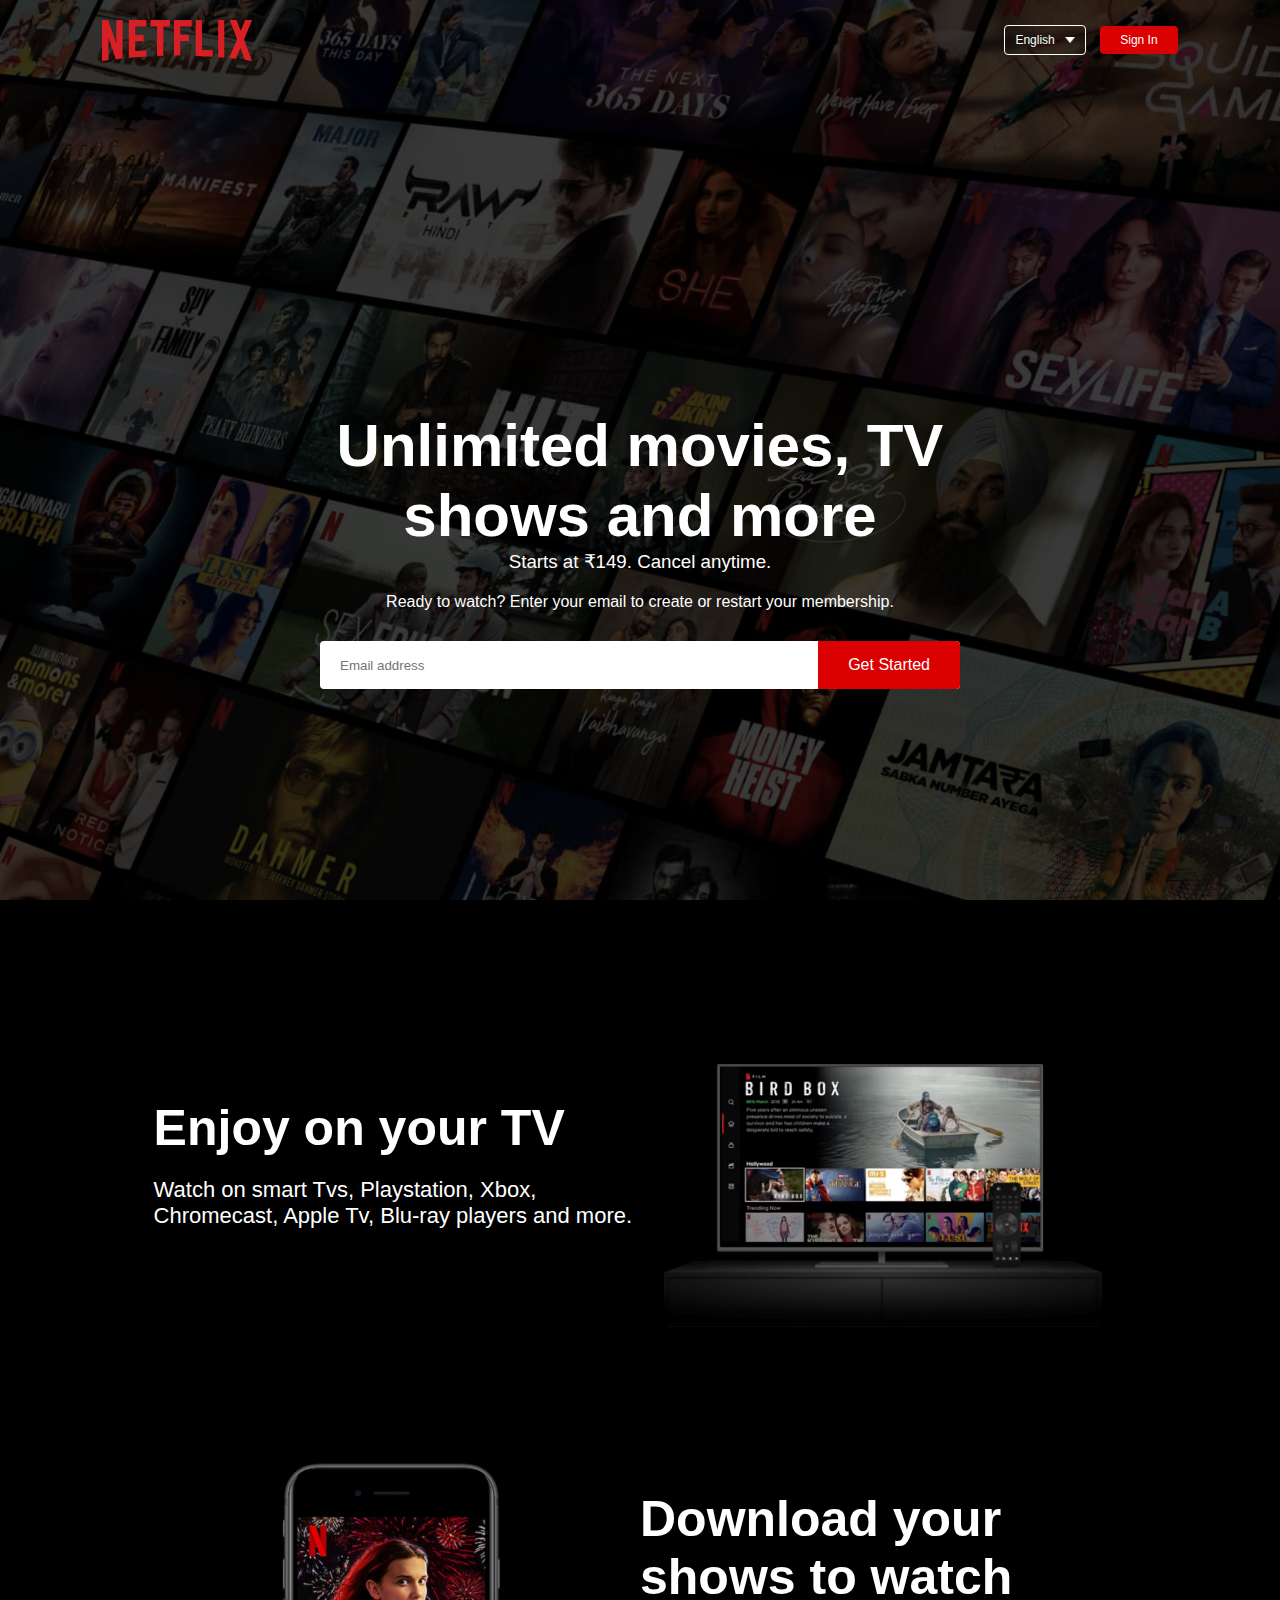
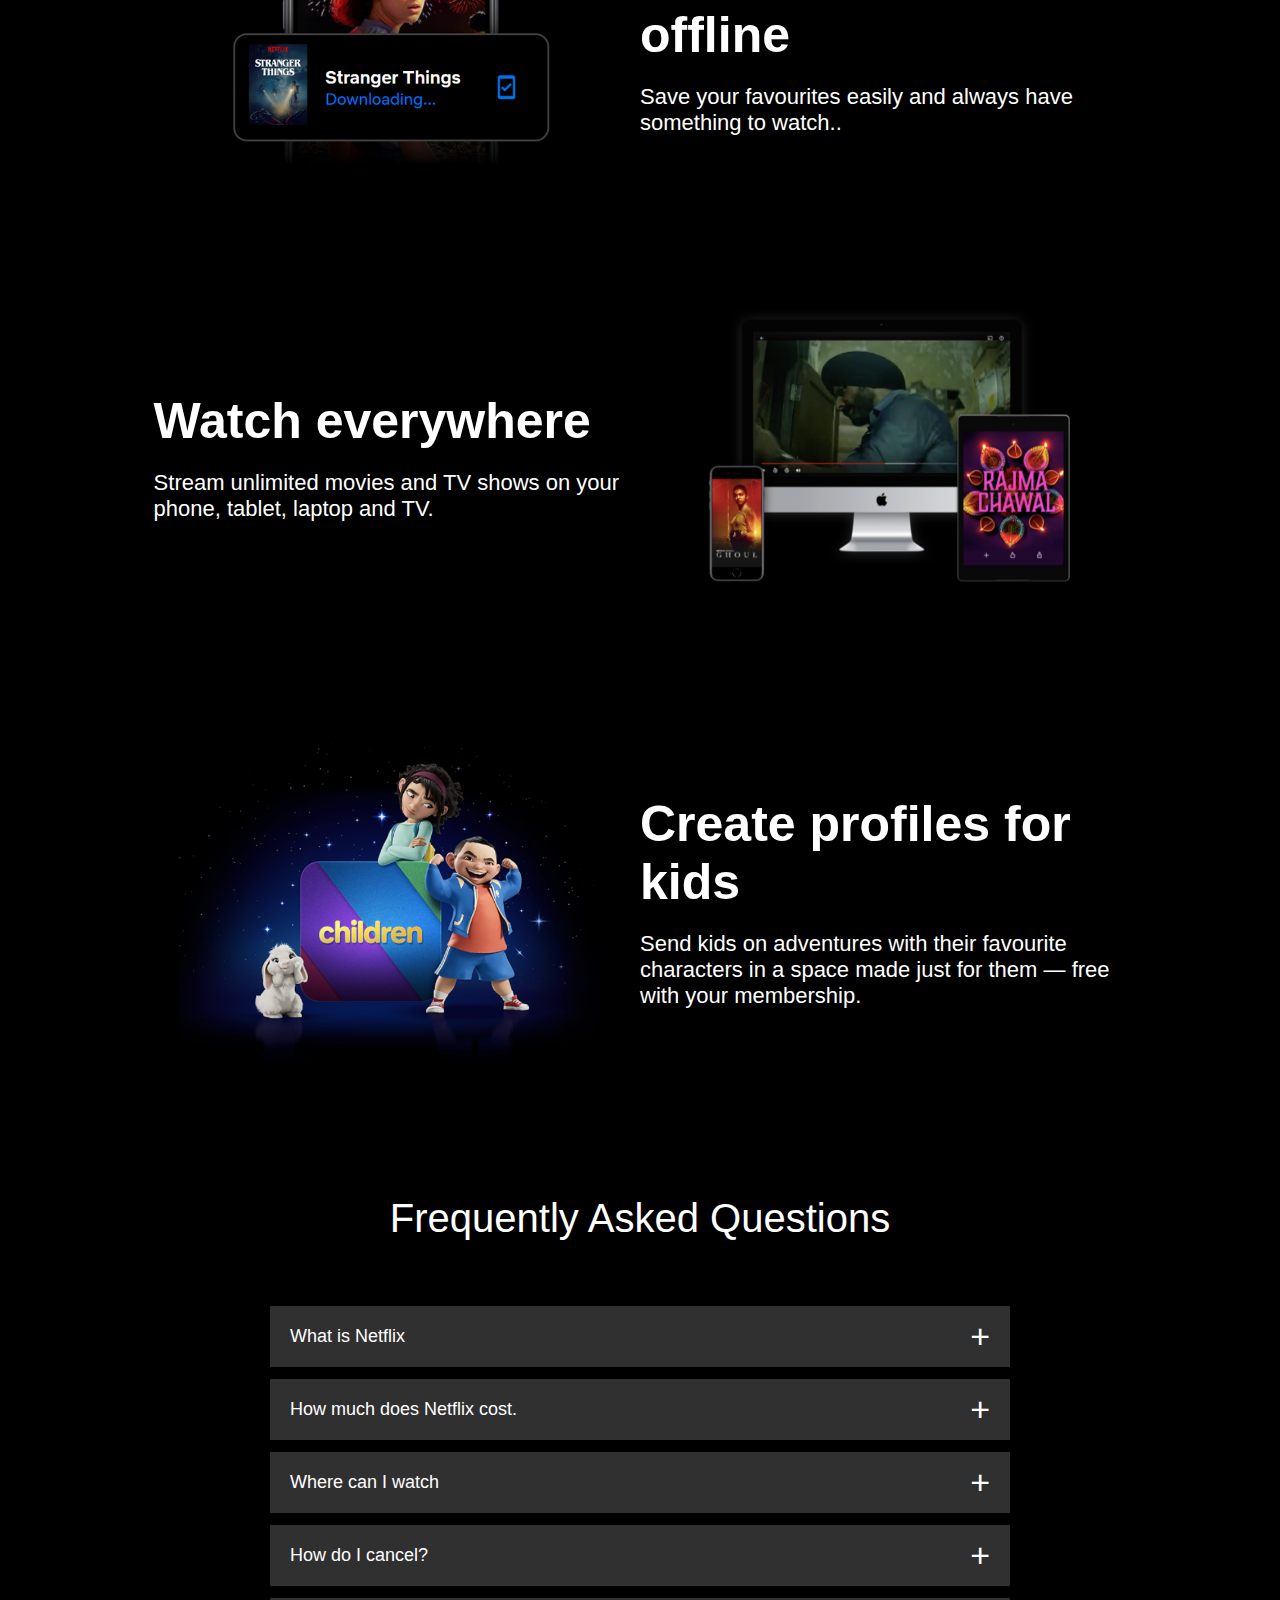
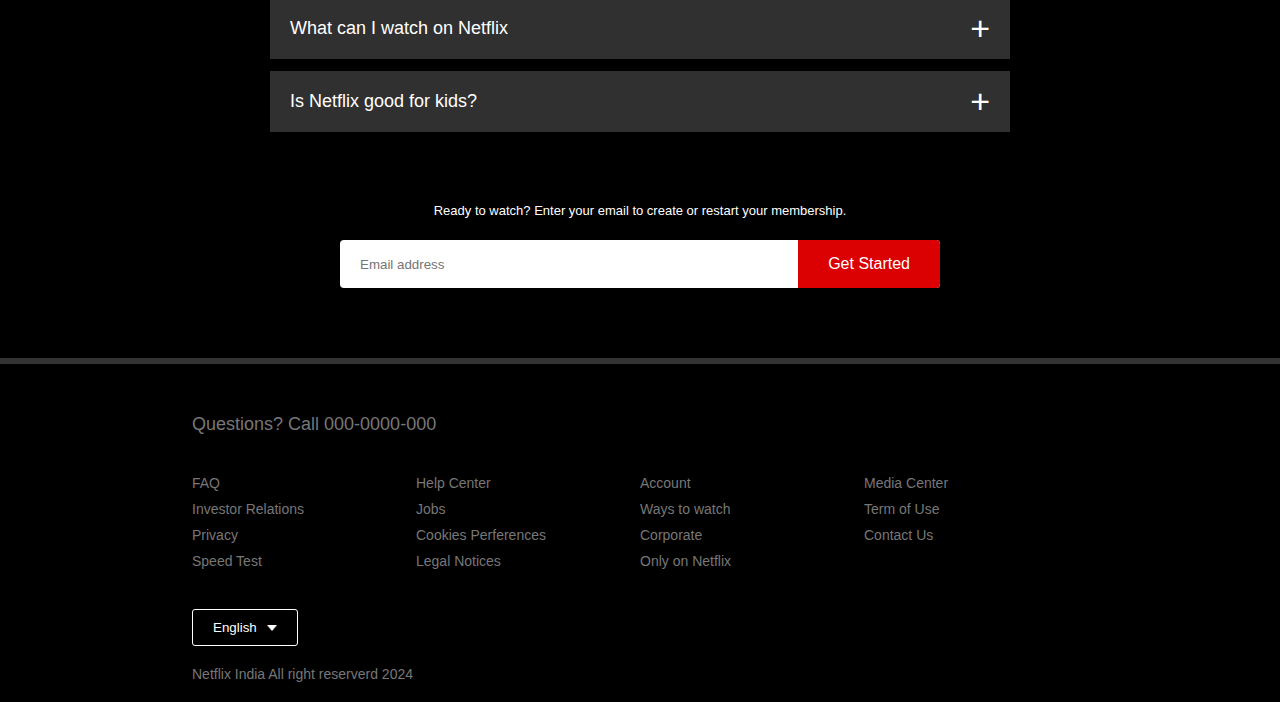
<file: NetflixClone/index.html>
<!DOCTYPE html>
<html lang="en">
<head>
    <meta charset="UTF-8">
    <meta name="viewport" content="width=\, initial-scale=1.0">
    <title>Netflix clone</title>
    <link rel="stylesheet" href="style.css">
</head>
<body>
    <div class="header">
        <nav>
            <img src="images/logo.png" class="logo" alt="logo">
            <div>
                <button class="language-btn">English <img src="images/down-icon.png" ></button>
                <button>Sign In</button>
            </div>
        </nav>
        <div class="header-content">
            <h1>Unlimited movies, TV shows and more</h1>
            <h3>Starts at ₹149. Cancel anytime.</h3>
            <p>Ready to watch? Enter your email to create or restart your membership.</p>
            <form class="email-signup">
                <input type="email" placeholder="Email address" required>
                <button type="submit">Get Started</button>
            </form>
        </div>
    </div>
    <div class="features">
        <!-- first row -->
        <div class="row">
            <div class="text-col">
                <h2>Enjoy on your TV</h2>
                <p>Watch on smart Tvs, Playstation, Xbox, Chromecast, Apple Tv, Blu-ray players and more.</p>
            </div>
            <div class="img-col">
                <img src="images/feature-1.png" alt="">
            </div>
        </div>
        <!-- secont row -->
        <div class="row">
            <div class="img-col">
                <img src="images/feature-2.png" alt="">
            </div>
            <div class="text-col">
                <h2>Download your shows to watch offline</h2>
                <p>Save your favourites easily and always have something to watch..</p>
            </div>
           
        </div>
        <!-- third row -->
        <div class="row">
            <div class="text-col">
                <h2>Watch everywhere</h2>
                <p>Stream unlimited movies and TV shows on your phone, tablet, laptop and TV.</p>
            </div>
            <div class="img-col">
                <img src="images/feature-3.png" alt="">
            </div>
        </div>
        <!-- four row -->
        <div class="row">
            <div class="img-col">
                <img src="images/feature-4.png" alt="">
            </div>
            <div class="text-col">
                <h2>Create profiles for kids</h2>
                <p>Send kids on adventures with their favourite characters in a space made just for them — free with your membership.</p>
            </div>
            
        </div>
    </div>
    

    <div class="faq">
        <h2>Frequently Asked Questions</h2>
        <ul class="accordion">
            <li>
                <input type="radio" name="accordion" id="first">
                <label for="first">What is Netflix</label>
                <div class="content">
                    <p>Lorem ipsum dolor sit amet consectetur adipisicing elit. Rem, laborum perspiciatis! Fugit repudiandae nisi saepe cupiditate aut fugiat iure praesentium! Expedita excepturi ratione obcaecati inventore fugiat autem veritatis maxime odio!</p>
                </div>
            </li>
            <li>
                <input type="radio" name="accordion" id="second">
                <label for="second">How much does Netflix cost.</label>
                <div class="content">
                    <p>Lorem ipsum dolor sit amet consectetur adipisicing elit. Rem, laborum perspiciatis! Fugit repudiandae nisi saepe cupiditate aut fugiat iure praesentium! Expedita excepturi ratione obcaecati inventore fugiat autem veritatis maxime odio!</p>
                </div>
            </li>
            <li>
                <input type="radio" name="accordion" id="third">
                <label for="third">Where can I watch</label>
                <div class="content">
                    <p>Lorem ipsum dolor sit amet consectetur adipisicing elit. Rem, laborum perspiciatis! Fugit repudiandae nisi saepe cupiditate aut fugiat iure praesentium! Expedita excepturi ratione obcaecati inventore fugiat autem veritatis maxime odio!</p>
                </div>
            </li>
            <li>
                <input type="radio" name="accordion" id="fourth">
                <label for="fourth">How do I cancel?</label>
                <div class="content">
                    <p>Lorem ipsum dolor sit amet consectetur adipisicing elit. Rem, laborum perspiciatis! Fugit repudiandae nisi saepe cupiditate aut fugiat iure praesentium! Expedita excepturi ratione obcaecati inventore fugiat autem veritatis maxime odio!</p>
                </div>
            </li>
            <li>
                <input type="radio" name="accordion" id="fifth">
                <label for="fifth">What can I watch on Netflix</label>
                <div class="content">
                    <p>Lorem ipsum dolor sit amet consectetur adipisicing elit. Rem, laborum perspiciatis! Fugit repudiandae nisi saepe cupiditate aut fugiat iure praesentium! Expedita excepturi ratione obcaecati inventore fugiat autem veritatis maxime odio!</p>
                </div>
            </li>
            <li>
                <input type="radio" name="accordion" id="sixth">
                <label for="sixth">Is Netflix good for kids?</label>
                <div class="content">
                    <p>Lorem ipsum dolor sit amet consectetur adipisicing elit. Rem, laborum perspiciatis! Fugit repudiandae nisi saepe cupiditate aut fugiat iure praesentium! Expedita excepturi ratione obcaecati inventore fugiat autem veritatis maxime odio!</p>
                </div>
            </li>
        </ul>
        <small>Ready to watch? Enter your email to create or restart your membership.</small>
        <form class="email-signup">
            <input type="email" placeholder="Email address" required>
            <button type="submit">Get Started</button>
        </form>
    </div>
    <div class="footer">
        <h2>Questions? Call 000-0000-000</h2>

        <div class="row">
            <div class="col">
                <a href="#">FAQ</a>
                <a href="#">Investor Relations</a>
                <a href="#">Privacy</a>
                <a href="#">Speed Test</a>
            </div>
            <div class="col">
                <a href="#">Help Center</a>
                <a href="#">Jobs</a>
                <a href="#">Cookies Perferences</a>
                <a href="#">Legal Notices</a>
            </div>
            <div class="col">
                <a href="#">Account</a>
                <a href="#">Ways to watch</a>
                <a href="#">Corporate</a>
                <a href="#">Only on Netflix</a>
            </div>
            <div class="col">
                <a href="#">Media Center</a>
                <a href="#">Term of Use</a>
                <a href="#">Contact Us</a>
                
            </div>
        </div>
        <button class="language-btn">English <img src="images/down-icon.png" ></button>
        <p class="copyright-txt">Netflix India All right reserverd 2024</p>
    </div>
</body>
</html>
</file>
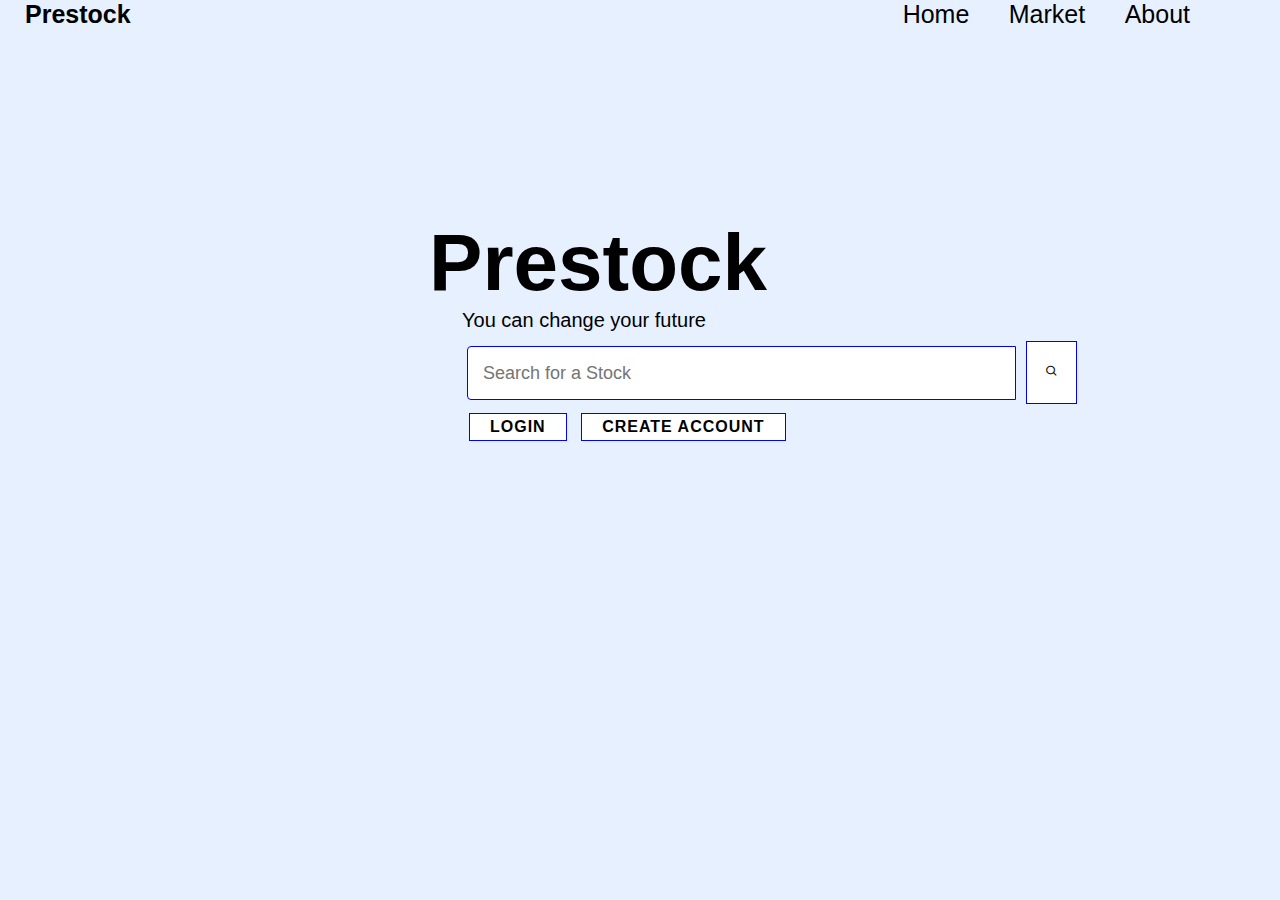
<file: Prestock/index.html>
<!DOCTYPE html>
<html lang="en">

<head>
    <meta charset="UTF-8">
    <meta name="viewport" content="width=device-width, initial-scale=1.0">
    <link rel="stylesheet" href="style.css">
    <link rel=”stylesheet” href=”https://cdnjs.cloudflare.com/ajax/libs/font-awesome/4.7.0/css/font-awesome.min.css”>
    <link href='https://unpkg.com/boxicons@2.1.4/css/boxicons.min.css' rel='stylesheet'>

    <title>Prestock</title>
</head>

<body>
    <header class="nav" id="nav">
        <a href="#" class="logo">Prestock</a>
        <div class="navbar">
            <a href="#home">Home</a>
            <a href="#market">Market</a>
            <a href="#about">About</a>
        </div>
    </header>
    <section class="home">
        <div class="search-box">
            <input type="text" placeholder="Search for a Stock">
            <button type="submit"><i class='bx bx-search' style='color:#0e0d0d'  ></i></button>
        </div>
        <div class="home-content">
            <h1>Prestock</h1>
            <p>You can change your future</p>
        </div>
        <div class="btn-b">
            <a href="#"> LOGIN</a>
        </div>
        <div class="btn-bb">
            <a href="#">CREATE ACCOUNT</a>
        </div>

    </section>
</body>

</html>
</file>
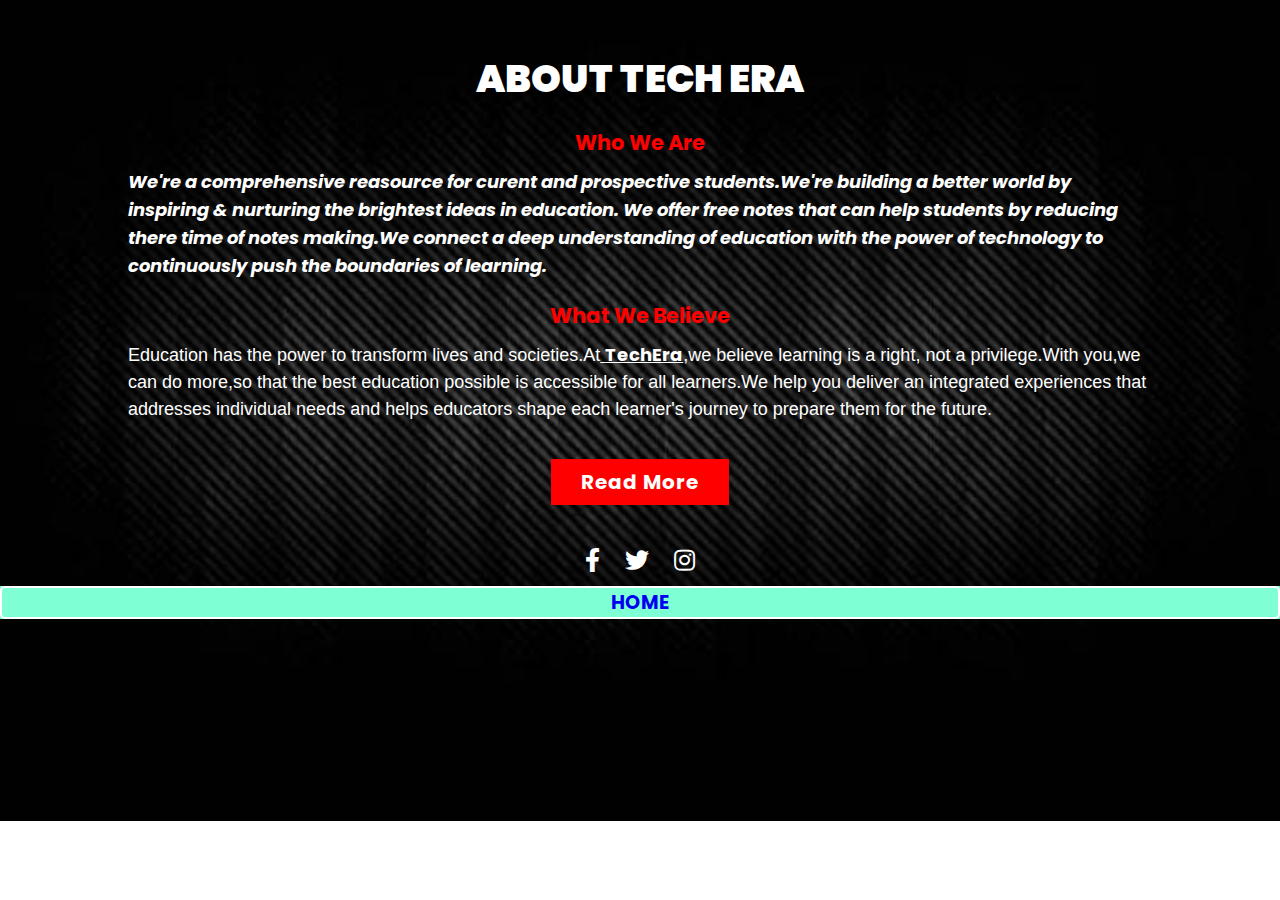
<file: Website/about.html>
<!DOCTYPE html>
<html lang="en">
    <head>
        <meta charset="utf-8">
        <title>ABOUT US </title>
        <meta name="viewport" content="width=device-width, initial-scale=1.0">
        <link rel="stylesheet" href="about.css" >
        <link rel="stylesheet" href="https://cdnjs.cloudflare.com/ajax/libs/font-awesome/5.13.0/css/all.min.css" >
      </head>
    <body text="white" background="images/black.jpeg" >
        <div class="Section">
            <div class="container">
             <div class="content-section">
                 <div class="title">
                     <h1 align="center"><B>ABOUT  TECH ERA</B></h1>
                </div>
                <div class="content"><h3 align="center" >Who We Are </h3>
                    <p> <b><i> We're a comprehensive reasource for curent and prospective students.We're building a better world by 
     inspiring & nurturing the brightest ideas in 
    education. We offer free  notes that can help students by reducing there time of notes making.We connect a deep 
understanding of education with the power of technology to continuously push the boundaries of learning.
</b></i></p><p><h3 align="center">What We Believe</h3></p>
<P>Education has the power to transform lives and societies.At<u> <b>TechEra</b></u>,we believe learning is a right, not a 
privilege.With you,we can do more,so that the best education possible is accessible for all learners.We help you deliver an
integrated experiences that addresses individual needs and helps educators shape each learner's journey to prepare them for the future.</p>
                     
                  <p> <h2>  <div align="center" class="button">
                         <a href="trial.html">Read More</a>
                   </h2> </p>
                     </div>
                 </div>
                 <div  class="social"></div>

<h2><br><div align="center">
                 <a href=""><i class="fab fa-facebook-f"></i></a>
                 <a href=""><i class="fab fa-twitter"></i></a>
                 <a href=""><i class="fab fa-instagram"></i></a>
                 
               </h2> </div>  
            </div>
          
            
            </div>
         </div>
        <section style="background-color: aquamarine;">
            <H1 style="text-align: center; font-size: larger; font-family: 'Franklin Gothic Medium', 'Arial Narrow', Arial, sans-serif; 
                        margin-top: 0.5rem; border: 2px solid black; border-radius: 5px; border-color: white;"> <a
                    href="index.html" style="text-decoration: none;"> HOME  </a> 
        </section>
    </body>
</html>
</file>
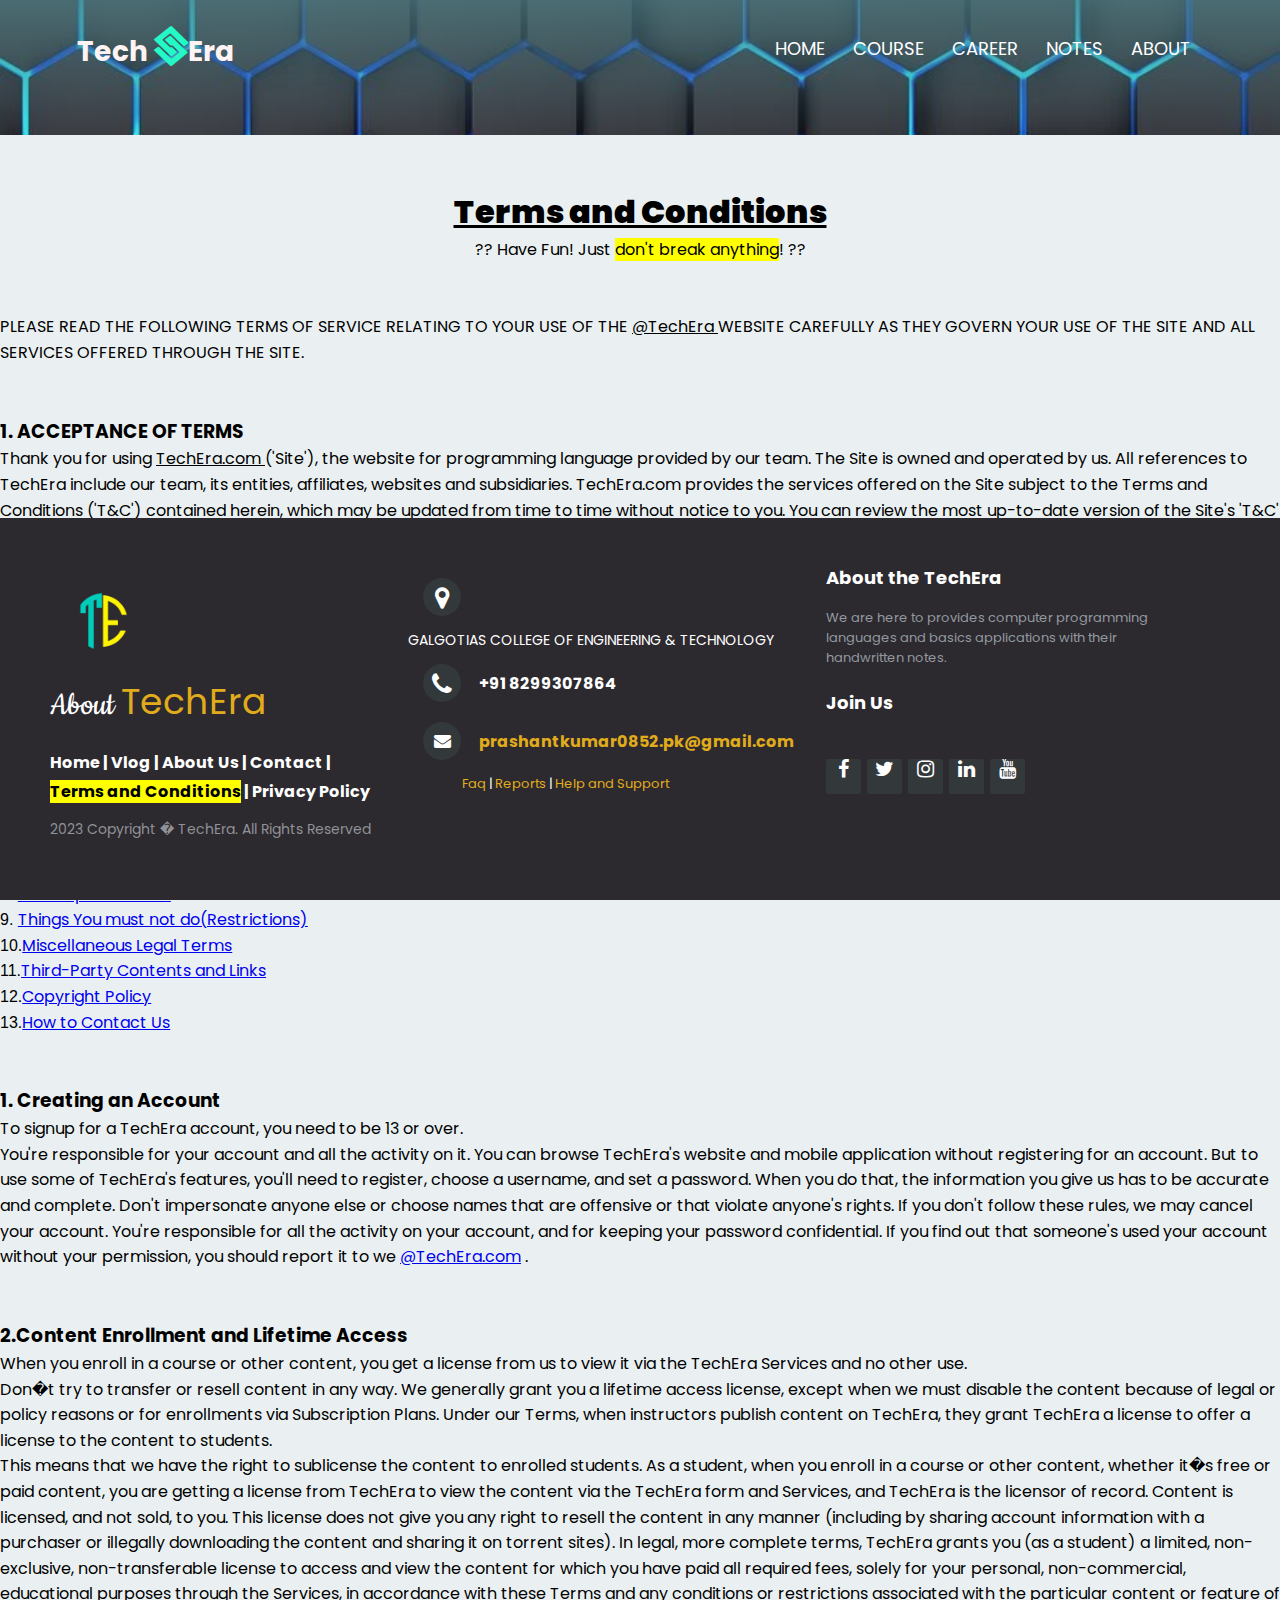
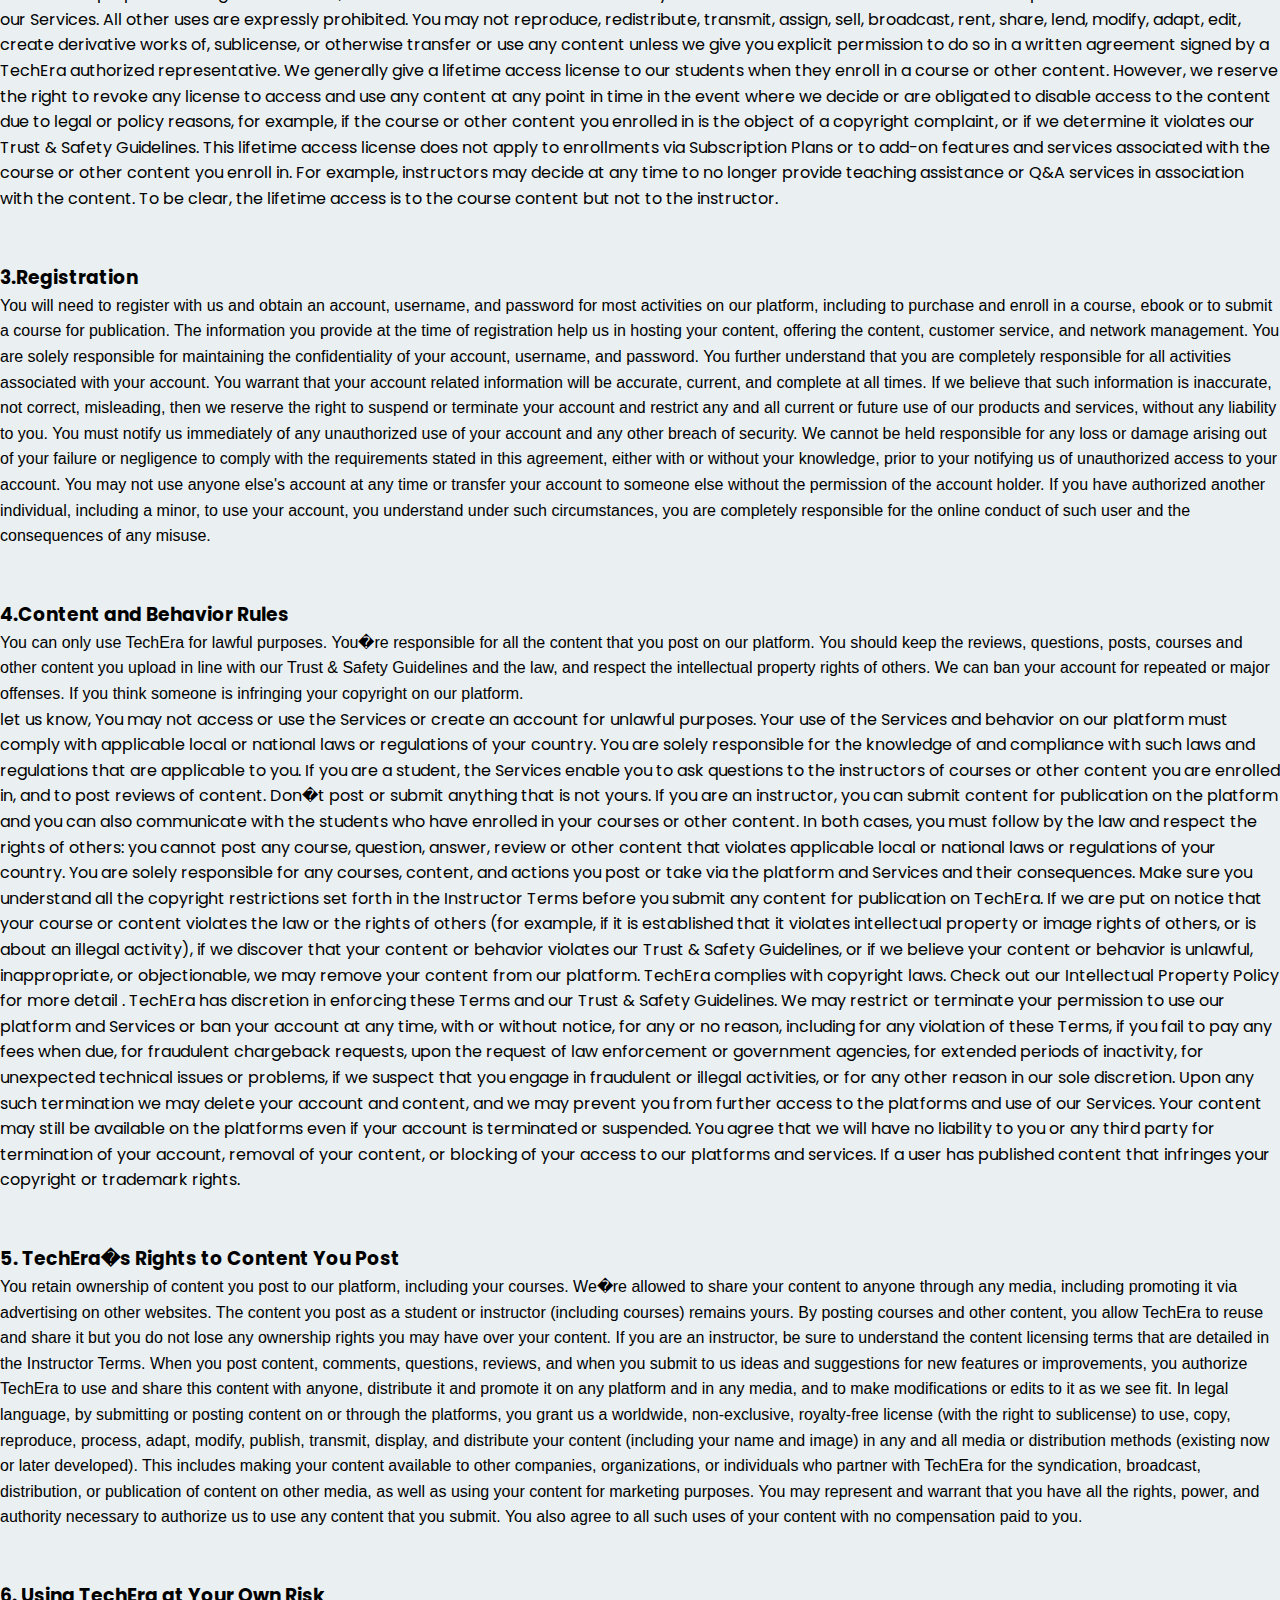
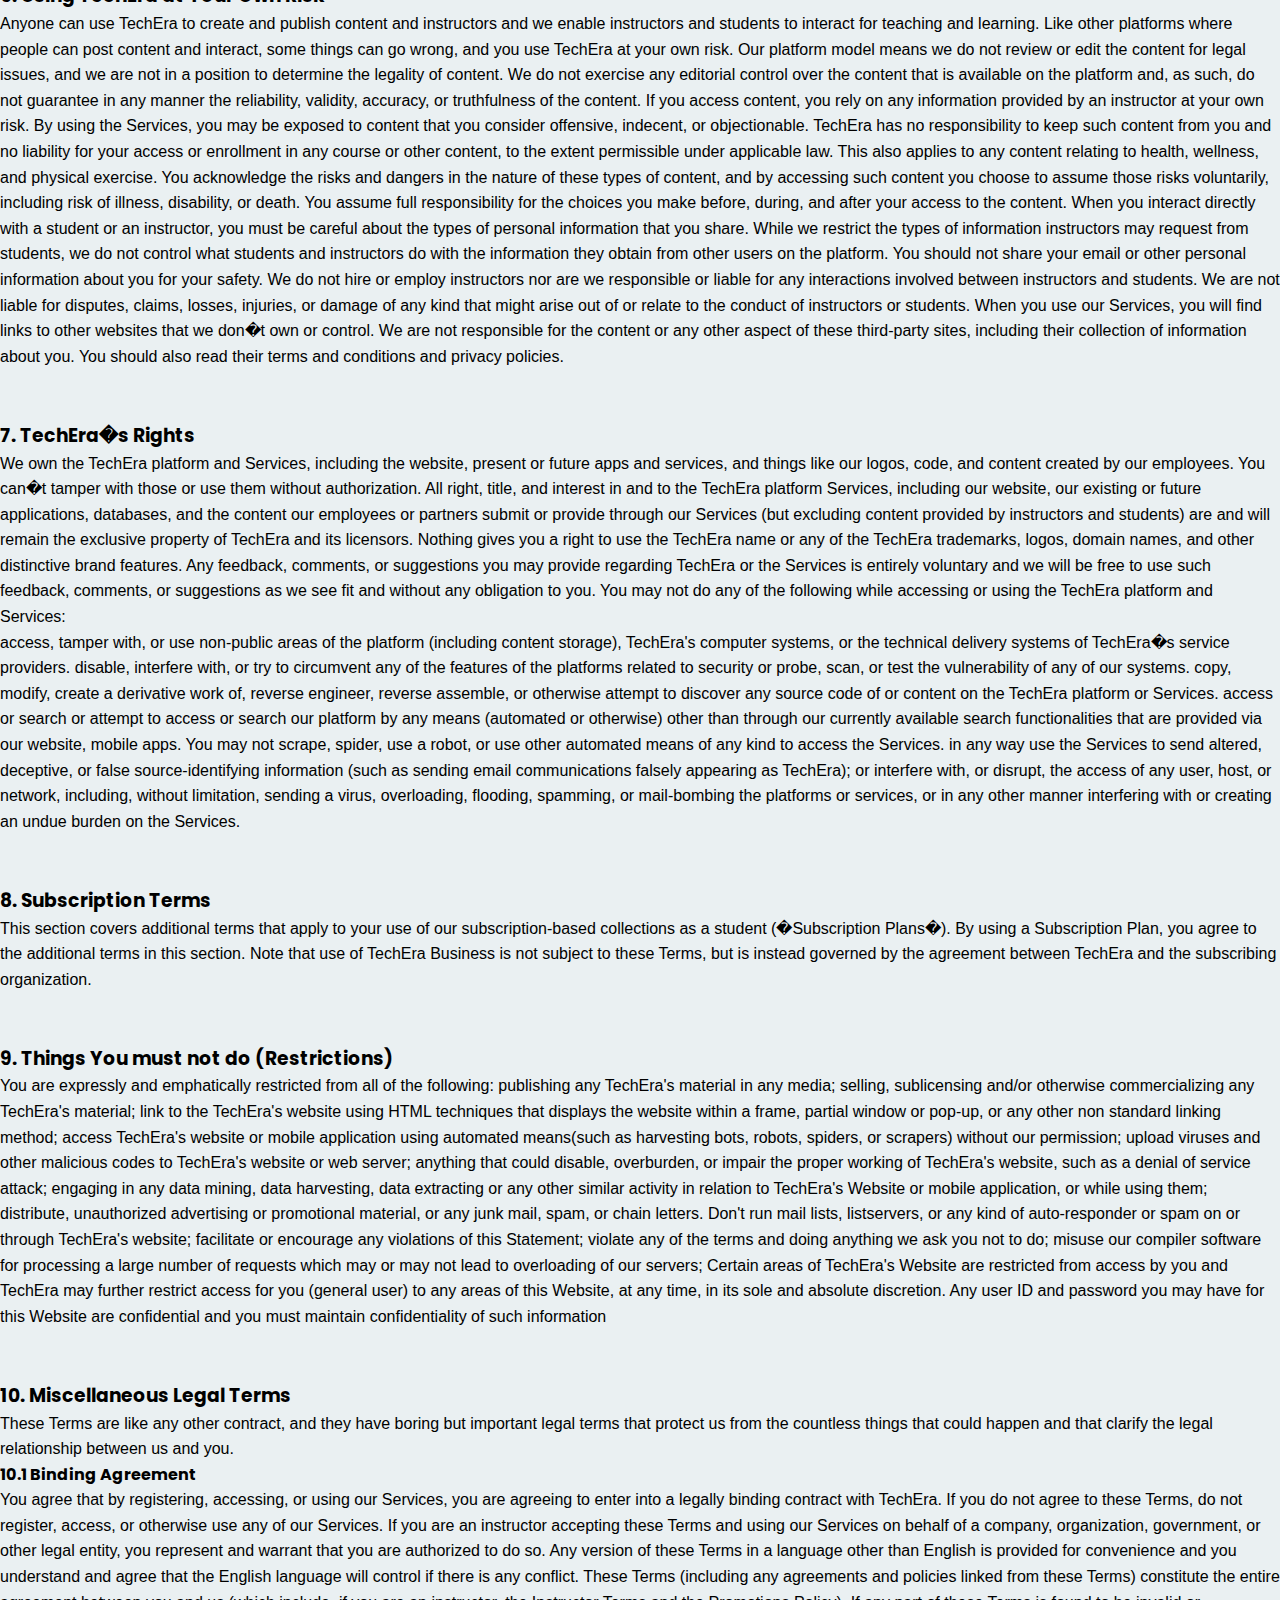
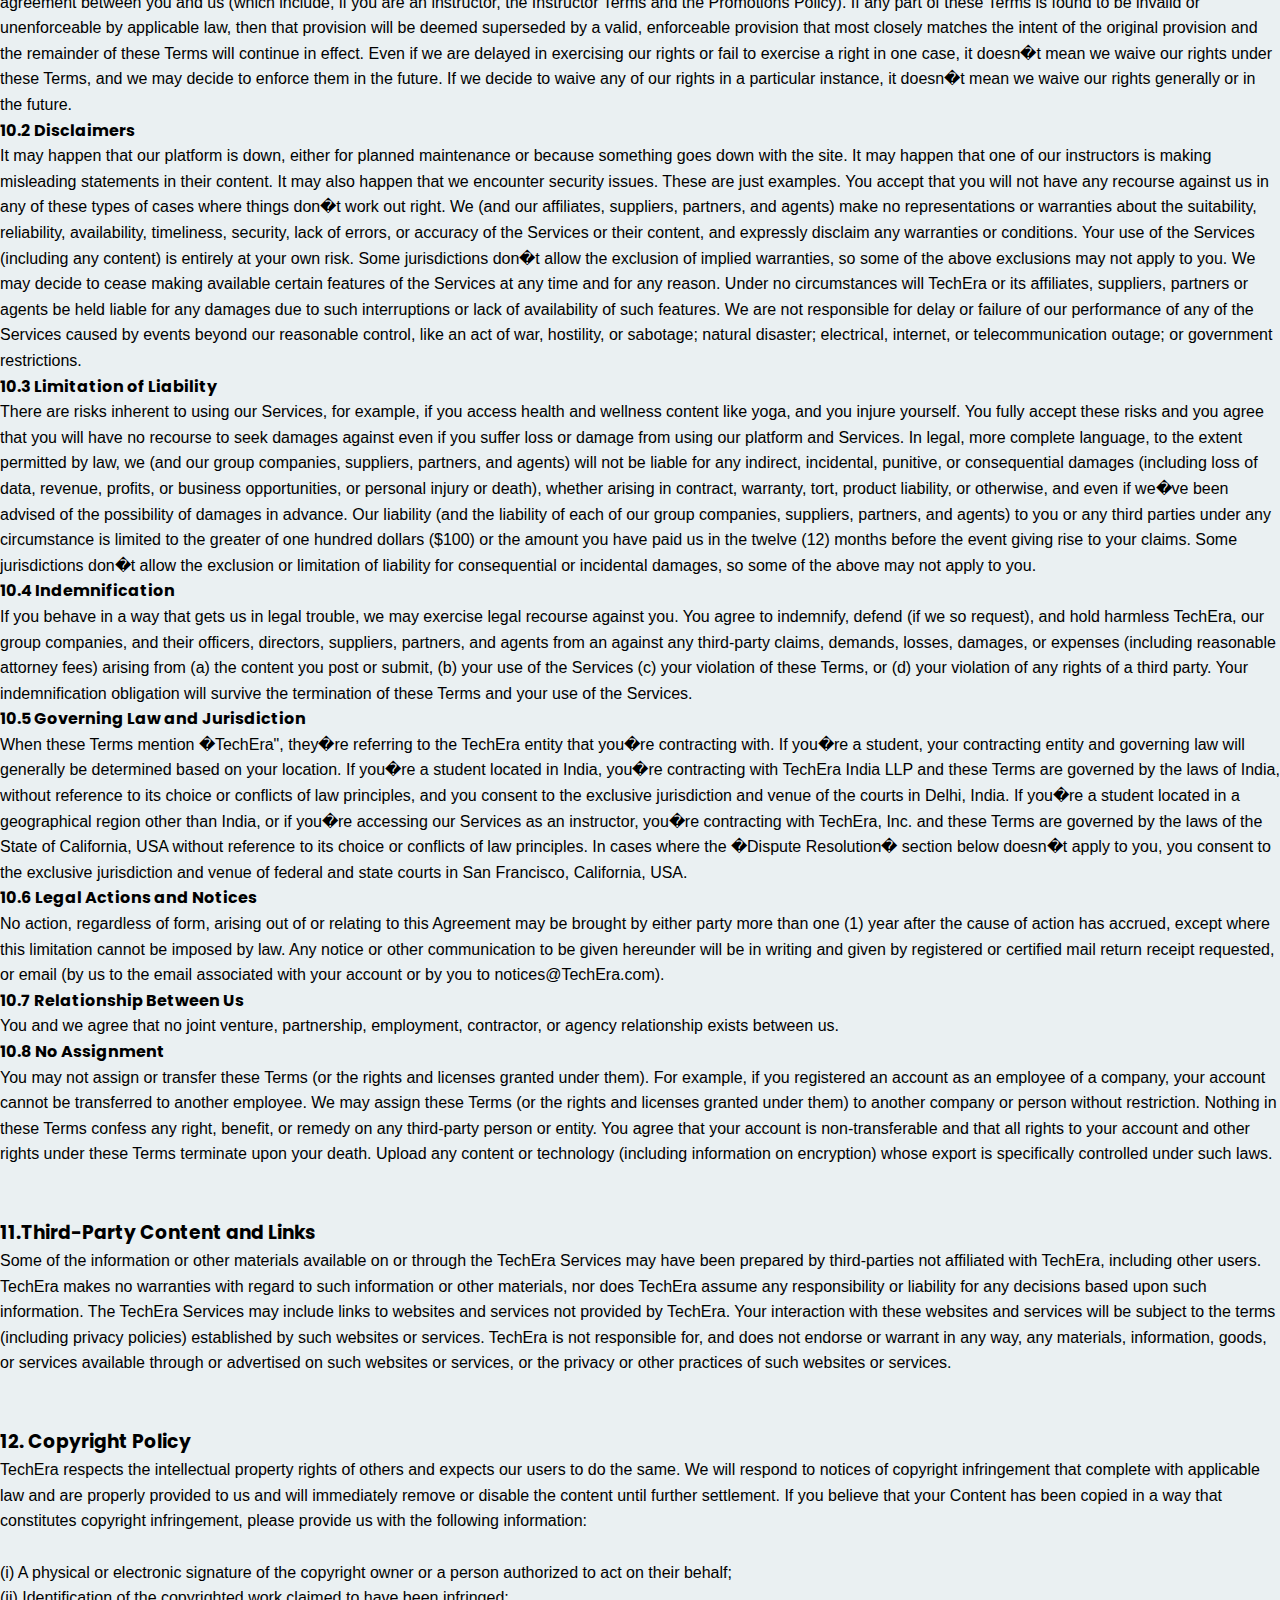
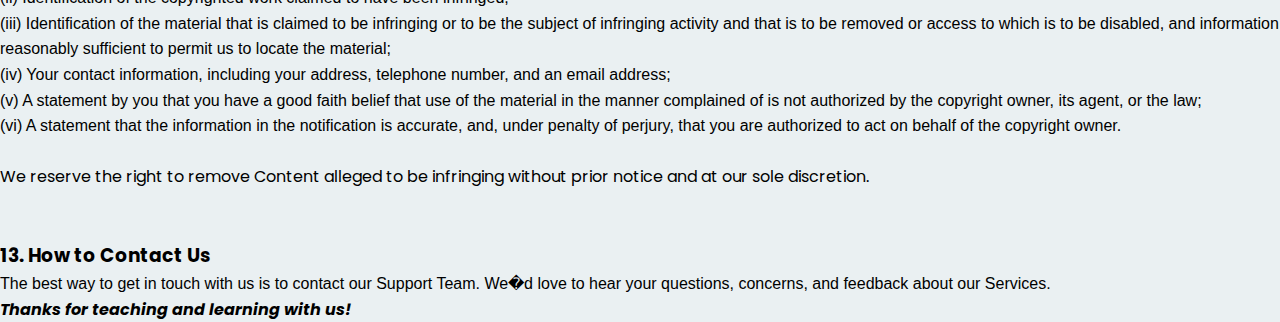
<file: Website/termandcondition.html>
<html>
<head>

    <meta charset="UTF-8">
    <meta http-equiv="X-UA-Compatible" content="IE=edge">
    <meta name="viewport" content="width=device-width, initial-scale=1.0">

	<meta name="viewport" content="width=device-width, initial-scale=1">
	<meta name="keywords" content="footer, address, phone, icons" />

<title>TECHERA</title>
<link rel="shortcut icon" href="images/logo.png" />
<meta name="description" content="Our Terms and Conditions are simple, user friendly and super easy to abide. Please do not violate these.">

<!--for header-->
<link rel="stylesheet" href="styletc1.css">
    <link rel="stylesheet" href="https://cdnjs.cloudflare.com/ajax/libs/font-awesome/5.15.3/css/all.min.css">
    <link rel="stylesheet"
        href="https://fonts.googleapis.com/css2?family=Poppins:wght@100;200;300;400;600;700&display=swap">
    <link rel="stylesheet" href="https://cdnjs.cloudflare.com/ajax/libs/font-awesome/5.15.2/css/all.min.css" />

<!--for fotter-->
<link rel="stylesheet" href="styletc.css">
	
<link rel="stylesheet" href="http://maxcdn.bootstrapcdn.com/font-awesome/4.2.0/css/font-awesome.min.css">

<link href="http://fonts.googleapis.com/css?family=Cookie" rel="stylesheet" type="text/css">

</head>
<body>

    <section class="header">
        <nav>
            <a href="index.html" class="logo">Tech
                <i class="fab fa-staylinked"></i>Era
            </a>
            <div class="nav-links" id="navLinks">
        
                <i class="fa fa-times" onclick="hideMenu()"></i>
                <ul>
                    <li><a href="index.html">Home</a></li>
                    <li><a href="courses.html">Course</a></li>
                    <li><a href="">Career</a></li>
                    <li><a href="notes.html">notes</a></li>
                    <li><a href="about.html">About</a></li>
                </ul>
            </div>
            <i class="fa fa-bars" onclick="showmenu()"></i>
        
        </nav>

    </section>
    

    <br>
    <br>
    <h1><strong><u><span><center>Terms and Conditions</center></span></u></strong></h1>
    <center><div class="fs-4 fw-light">	?? Have Fun! Just <mark>don't break anything</mark>!	??</div></center>

    <br>
    <br>

    
<p>PLEASE READ THE FOLLOWING TERMS OF SERVICE RELATING TO YOUR USE OF THE <u> @TechEra </u> WEBSITE CAREFULLY AS THEY GOVERN YOUR USE OF THE SITE AND ALL SERVICES OFFERED THROUGH THE SITE.</p>
<br>
<br>
<h3>1. ACCEPTANCE OF TERMS<br></h3>
<p>Thank you for using <u>TechEra.com </u> ('Site'), the website for programming language provided by our team. The Site is owned and operated by us. All references to TechEra include our team, its entities, affiliates, websites and subsidiaries. TechEra.com provides the services offered on the Site subject to the Terms and Conditions ('T&C') contained herein, which may be updated from time to time without notice to you. You can review the most up-to-date version of the Site's 'T&C' by visiting this page.</p>

<p>By using the Site, you agree and consent to be bound by these T&C and all disclaimers, rules and terms and conditions that appear elsewhere on or in connection with the Site. If at any time you become dissatisfied with the T&C, you agree that your sole and exclusive remedy is to discontinue using the Site and Services (as defined below).</p>
<br>
<br>
<b>Table of Contents<br></b>
1.  <a href="#section1">Creating an Accounts<br></a>
2.  <a href="#section2">Content Enrollment and Lifetime Access<br></a>
3.  <a href="#section3">Registration<br></a>
4.  <a href="#section4">Content and Behavior Rules<br></a>
5.  <a href="#section5">TechEra�s Rights to Content You Post<br></a>
6.  <a href="#section6">Using TechEra at Your Own Risk<br></a>
7.  <a href="#section7">TechEra�s Rights<br></a>
8.  <a href="#section8">Subscription Terms<br></a>
9.  <a href="#section9">Things You must not do(Restrictions)<br></a>
10.<a href="#section10">Miscellaneous Legal Terms<br></a>
11.<a href="#section11">Third-Party Contents and Links<br></a>
12.<a href="#section12">Copyright Policy<br></a>
13.<a href="#section13">How to Contact Us<br></a>
<br>
<br>
<h3  id="section1">1. Creating an Account<br></h3>
<p>To signup for a TechEra account, you need to be 13 or over.<br> You're responsible for your account and all the activity on it.

You can browse TechEra's website and mobile application without registering for an account. But to use some of TechEra's features, you'll need to register, choose a username, and set a password. When you do that, the information you give us has to be accurate and complete. Don't impersonate anyone else or choose names that are offensive or that violate anyone's rights. If you don't follow these rules, we may cancel your account.

You're responsible for all the activity on your account, and for keeping your password confidential. If you find out that someone's used your account without your permission, you should report it to we <a href="   "><u> @TechEra.com</u></a> .
<br>
<br>
<br>
<h3  id="section2">2.Content Enrollment and Lifetime Access<br></h3>
<p>When you enroll in a course or other content, you get a license from us to view it via the TechEra Services and no other use.<p> Don�t try to transfer or resell content in any way. We generally grant you a lifetime access license, except when we must disable the content because of legal or policy reasons or for enrollments via Subscription Plans.
Under our Terms, when instructors publish content on TechEra, they grant TechEra a license to offer a license to the content to students.<p> This means that we have the right to sublicense the content to enrolled students. As a student, when you enroll in a course or other content, whether it�s free or paid content, you are getting a license from TechEra to view the content via the TechEra form and Services, and TechEra is the licensor of record. Content is licensed, and not sold, to you. This license does not give you any right to resell the content in any manner (including by sharing account information with a purchaser or illegally downloading the content and sharing it on torrent sites).
In legal, more complete terms, TechEra grants you (as a student) a limited, non-exclusive, non-transferable license to access and view the content for which you have paid all required fees, solely for your personal, non-commercial, educational purposes through the Services, in accordance with these Terms and any conditions or restrictions associated with the particular content or feature of our Services. All other uses are expressly prohibited. You may not reproduce, redistribute, transmit, assign, sell, broadcast, rent, share, lend, modify, adapt, edit, create derivative works of, sublicense, or otherwise transfer or use any content unless we give you explicit permission to do so in a written agreement signed by a TechEra authorized representative.

We generally give a lifetime access license to our students when they enroll in a course or other content. However, we reserve the right to revoke any license to access and use any content at any point in time in the event where we decide or are obligated to disable access to the content due to legal or policy reasons, for example, if the course or other content you enrolled in is the object of a copyright complaint, or if we determine it violates our Trust & Safety Guidelines. This lifetime access license does not apply to enrollments via Subscription Plans or to add-on features and services associated with the course or other content you enroll in. For example, instructors may decide at any time to no longer provide teaching assistance or Q&A services in association with the content. To be clear, the lifetime access is to the course content but not to the instructor.
<br>
<br>
<br>
<h3  id="section3">3.Registration<br></h3>
You will need to register with us and obtain an account, username, and password for most activities on our platform, including to purchase and enroll in a course, ebook or to submit a course for publication. The information you provide at the time of registration help us in hosting your content, offering the content, customer service, and network management. You are solely responsible for maintaining the confidentiality of your account, username, and password. You further understand that you are completely responsible for all activities associated with your account.
You warrant that your account related information will be accurate, current, and complete at all times. If we believe that such information is  inaccurate, not correct, misleading, then we reserve the right to suspend or terminate your account and restrict any and all current or future use of our products and services, without any liability to you.

You must notify us immediately of any unauthorized use of your account and any other breach of security. We cannot be held responsible for any loss or damage arising out of your failure or negligence to comply with the requirements stated in this agreement, either with or without your knowledge, prior to your notifying us of unauthorized access to your account.

You may not use anyone else's account at any time or transfer your account to someone else without the permission of the account holder. If you have authorized another individual, including a minor, to use your account, you understand under such circumstances, you are completely responsible for the online conduct of such user and the consequences of any misuse.

<br>
<br>
<br>
<h3  id="section4">4.Content and Behavior Rules<br></h3>
You can only use TechEra for lawful purposes. You�re responsible for all the content that you post on our platform. You should keep the reviews, questions, posts, courses and other content you upload in line with our Trust & Safety Guidelines and the law, and respect the intellectual property rights of others. We can ban your account for repeated or major offenses. If you think someone is infringing your copyright on our platform.
<p> let us know, You may not access or use the Services or create an account for unlawful purposes. Your use of the Services and behavior on our platform must comply with applicable local or national laws or regulations of your country. You are solely responsible for the knowledge of and compliance with such laws and regulations that are applicable to you.

If you are a student, the Services enable you to ask questions to the instructors of courses or other content you are enrolled in, and to post reviews of content. Don�t post or submit anything that is not yours.

If you are an instructor, you can submit content for publication on the platform and you can also communicate with the students who have enrolled in your courses or other content. In both cases, you must follow by the law and respect the rights of others: you cannot post any course, question, answer, review or other content that violates applicable local or national laws or regulations of your country. You are solely responsible for any courses, content, and actions you post or take via the platform and Services and their consequences. Make sure you understand all the copyright restrictions set forth in the Instructor Terms before you submit any content for publication on TechEra.

If we are put on notice that your course or content violates the law or the rights of others (for example, if it is established that it violates intellectual property or image rights of others, or is about an illegal activity), if we discover that your content or behavior violates our Trust & Safety Guidelines, or if we believe your content or behavior is unlawful, inappropriate, or objectionable, we may remove your content from our platform. TechEra complies with copyright laws. Check out our Intellectual Property Policy for more detail .
TechEra has discretion in enforcing these Terms and our Trust & Safety Guidelines. We may restrict or terminate your permission to use our platform and Services or ban your account at any time, with or without notice, for any or no reason, including for any violation of these Terms, if you fail to pay any fees when due, for fraudulent chargeback requests, upon the request of law enforcement or government agencies, for extended periods of inactivity, for unexpected technical issues or problems, if we suspect that you engage in fraudulent or illegal activities, or for any other reason in our sole discretion. Upon any such termination we may delete your account and content, and we may prevent you from further access to the platforms and use of our Services. Your content may still be available on the platforms even if your account is terminated or suspended. You agree that we will have no liability to you or any third party for termination of your account, removal of your content, or blocking of your access to our platforms and services.

If a user has published content that infringes your copyright or trademark rights.
<br>
<br>
<br>
<h3  id="section5">5. TechEra�s Rights to Content You Post<br></h3>
You retain ownership of content you post to our platform, including your courses. We�re allowed to share your content to anyone through any media, including promoting it via advertising on other websites.
The content you post as a student or instructor (including courses) remains yours. By posting courses and other content, you allow TechEra to reuse and share it but you do not lose any ownership rights you may have over your content. If you are an instructor, be sure to understand the content licensing terms that are detailed in the Instructor Terms.

When you post content, comments, questions, reviews, and when you submit to us ideas and suggestions for new features or improvements, you authorize TechEra to use and share this content with anyone, distribute it and promote it on any platform and in any media, and to make modifications or edits to it as we see fit.

In legal language, by submitting or posting content on or through the platforms, you grant us a worldwide, non-exclusive, royalty-free license (with the right to sublicense) to use, copy, reproduce, process, adapt, modify, publish, transmit, display, and distribute your content (including your name and image) in any and all media or distribution methods (existing now or later developed). This includes making your content available to other companies, organizations, or individuals who partner with TechEra for the syndication, broadcast, distribution, or publication of content on other media, as well as using your content for marketing purposes. You may represent and warrant that you have all the rights, power, and authority necessary to authorize us to use any content that you submit. You also agree to all such uses of your content with no compensation paid to you.
<br>
<br>
<br>
<h3  id="section6">6. Using TechEra at Your Own Risk<br></h3>
Anyone can use TechEra to create and publish content and instructors and we enable instructors and students to interact for teaching and learning. Like other platforms where people can post content and interact, some things can go wrong, and you use TechEra at your own risk.
Our platform model means we do not review or edit the content for legal issues, and we are not in a position to determine the legality of content. We do not exercise any editorial control over the content that is available on the platform and, as such, do not guarantee in any manner the reliability, validity, accuracy, or truthfulness of the content. If you access content, you rely on any information provided by an instructor at your own risk.

By using the Services, you may be exposed to content that you consider offensive, indecent, or objectionable. TechEra has no responsibility to keep such content from you and no liability for your access or enrollment in any course or other content, to the extent permissible under applicable law. This also applies to any content relating to health, wellness, and physical exercise. You acknowledge the  risks and dangers in the nature of these types of content, and by accessing such content you choose to assume those risks voluntarily, including risk of illness, disability, or death. You assume full responsibility for the choices you make before, during, and after your access to the content.

When you interact directly with a student or an instructor, you must be careful about the types of personal information that you share. While we restrict the types of information instructors may request from students, we do not control what students and instructors do with the information they obtain from other users on the platform. You should not share your email or other personal information about you for your safety.

We do not hire or employ instructors nor are we responsible or liable for any interactions involved between instructors and students. We are not liable for disputes, claims, losses, injuries, or damage of any kind that might arise out of or relate to the conduct of instructors or students.

When you use our Services, you will find links to other websites that we don�t own or control. We are not responsible for the content or any other aspect of these third-party sites, including their collection of information about you. You should also read their terms and conditions and privacy policies.
<br>
<br>
<br>
<h3  id="section7">7. TechEra�s Rights<br></h3>
We own the TechEra platform and Services, including the website, present or future apps and services, and things like our logos, code, and content created by our employees. You can�t tamper with those or use them without authorization.
All right, title, and interest in and to the TechEra platform Services, including our website, our existing or future applications, databases, and the content our employees or partners submit or provide through our Services (but excluding content provided by instructors and students) are and will remain the exclusive property of TechEra and its licensors. Nothing gives you a right to use the TechEra name or any of the TechEra trademarks, logos, domain names, and other distinctive brand features. Any feedback, comments, or suggestions you may provide regarding TechEra or the Services is entirely voluntary and we will be free to use such feedback, comments, or suggestions as we see fit and without any obligation to you.

You may not do any of the following while accessing or using the TechEra platform and Services:<br>
access, tamper with, or use non-public areas of the platform (including content storage), TechEra's computer systems, or the technical delivery systems of TechEra�s service providers.
disable, interfere with, or try to circumvent any of the features of the platforms related to security or probe, scan, or test the vulnerability of any of our systems.
copy, modify, create a derivative work of, reverse engineer, reverse assemble, or otherwise attempt to discover any source code of or content on the TechEra platform or Services.
access or search or attempt to access or search our platform by any means (automated or otherwise) other than through our currently available search functionalities that are provided via our website, mobile apps. You may not scrape, spider, use a robot, or use other automated means of any kind to access the Services.
in any way use the Services to send altered, deceptive, or false source-identifying information (such as sending email communications falsely appearing as TechEra); or interfere with, or disrupt, the access of any user, host, or network, including, without limitation, sending a virus, overloading, flooding, spamming, or mail-bombing the platforms or services, or in any other manner interfering with or creating an undue burden on the Services.
<br>
<br>
<br>
<h3  id="section8">8. Subscription Terms<br></h3>
This section covers additional terms that apply to your use of our subscription-based collections as a student (�Subscription Plans�). By using a Subscription Plan, you agree to the additional terms in this section. Note that use of TechEra Business is not subject to these Terms, but is instead governed by the agreement between TechEra and the subscribing organization.
<br>
<br>
<br>
<h3  id="section9">9. Things You must not do (Restrictions)<br></h3>
You are expressly and emphatically restricted from all of the following:

publishing any TechEra's material in any media;
selling, sublicensing and/or otherwise commercializing any TechEra's material;
link to the TechEra's website using HTML techniques that displays the website within a frame, partial window or pop-up, or any other non standard linking method;
access TechEra's website or mobile application using automated means(such as harvesting bots, robots, spiders, or scrapers) without our permission;
upload viruses and other malicious codes to TechEra's website or web server;
anything that could disable, overburden, or impair the proper working of TechEra's website, such as a denial of service attack;
engaging in any data mining, data harvesting, data extracting or any other similar activity in relation to TechEra's Website or mobile application, or while using them;

distribute, unauthorized advertising or promotional material, or any junk mail, spam, or chain letters. Don't run mail lists, listservers, or any kind of auto-responder or spam on or through TechEra's website;
facilitate or encourage any violations of this Statement;
violate any of the terms and doing anything we ask you not to do;
misuse our compiler software for processing a large number of requests which may or may not lead to overloading of our servers;
Certain areas of TechEra's Website are restricted from access by you and TechEra may further restrict access for you (general user) to any areas of this Website, at any time, in its sole and absolute discretion. Any user ID and password you may have for this Website are confidential and you must maintain confidentiality of such information
<br>
<br>
<br>
<h3  id="section10">10. Miscellaneous Legal Terms<br></h3>
These Terms are like any other contract, and they have boring but important legal terms that protect us from the countless things that could happen and that clarify the legal relationship between us and you.
<br>
<h4>10.1 Binding Agreement<br></h4>
You agree that by registering, accessing, or using our Services, you are agreeing to enter into a legally binding contract with TechEra. If you do not agree to these Terms, do not register, access, or otherwise use any of our Services.

If you are an instructor accepting these Terms and using our Services on behalf of a company, organization, government, or other legal entity, you represent and warrant that you are authorized to do so.

Any version of these Terms in a language other than English is provided for convenience and you understand and agree that the English language will control if there is any conflict.

These Terms (including any agreements and policies linked from these Terms) constitute the entire agreement between you and us (which include, if you are an instructor, the Instructor Terms and the Promotions Policy).

If any part of these Terms is found to be invalid or unenforceable by applicable law, then that provision will be deemed superseded by a valid, enforceable provision that most closely matches the intent of the original provision and the remainder of these Terms will continue in effect.

Even if we are delayed in exercising our rights or fail to exercise a right in one case, it doesn�t mean we waive our rights under these Terms, and we may decide to enforce them in the future. If we decide to waive any of our rights in a particular instance, it doesn�t mean we waive our rights generally or in the future.

<br>
<h4>10.2 Disclaimers</h4>
It may happen that our platform is down, either for planned maintenance or because something goes down with the site. It may happen that one of our instructors is making misleading statements in their content. It may also happen that we encounter security issues. These are just examples. You accept that you will not have any recourse against us in any of these types of cases where things don�t work out right. We (and our affiliates, suppliers, partners, and agents) make no representations or warranties about the suitability, reliability, availability, timeliness, security, lack of errors, or accuracy of the Services or their content, and expressly disclaim any warranties or conditions. Your use of the Services (including any content) is entirely at your own risk. Some jurisdictions don�t allow the exclusion of implied warranties, so some of the above exclusions may not apply to you.

We may decide to cease making available certain features of the Services at any time and for any reason. Under no circumstances will TechEra or its affiliates, suppliers, partners or agents be held liable for any damages due to such interruptions or lack of availability of such features.

We are not responsible for delay or failure of our performance of any of the Services caused by events beyond our reasonable control, like an act of war, hostility, or sabotage; natural disaster; electrical, internet, or telecommunication outage; or government restrictions.

<br>
<h4>10.3 Limitation of Liability<br></h4>
There are risks inherent to using our Services, for example, if you access health and wellness content like yoga, and you injure yourself. You fully accept these risks and you agree that you will have no recourse to seek damages against even if you suffer loss or damage from using our platform and Services. In legal, more complete language, to the extent permitted by law, we (and our group companies, suppliers, partners, and agents) will not be liable for any indirect, incidental, punitive, or consequential damages (including loss of data, revenue, profits, or business opportunities, or personal injury or death), whether arising in contract, warranty, tort, product liability, or otherwise, and even if we�ve been advised of the possibility of damages in advance. Our liability (and the liability of each of our group companies, suppliers, partners, and agents) to you or any third parties under any circumstance is limited to the greater of one hundred dollars ($100) or the amount you have paid us in the twelve (12) months before the event giving rise to your claims. Some jurisdictions don�t allow the exclusion or limitation of liability for consequential or incidental damages, so some of the above may not apply to you.

<br>
<h4>10.4 Indemnification<br></h4>
If you behave in a way that gets us in legal trouble, we may exercise legal recourse against you. You agree to indemnify, defend (if we so request), and hold harmless TechEra, our group companies, and their officers, directors, suppliers, partners, and agents from an against any third-party claims, demands, losses, damages, or expenses (including reasonable attorney fees) arising from (a) the content you post or submit, (b) your use of the Services (c) your violation of these Terms, or (d) your violation of any rights of a third party. Your indemnification obligation will survive the termination of these Terms and your use of the Services.

<br>
<h4>10.5 Governing Law and Jurisdiction<br></h4>
When these Terms mention �TechEra", they�re referring to the TechEra entity that you�re contracting with. If you�re a student, your contracting entity and governing law will generally be determined based on your location.

If you�re a student located in India, you�re contracting with TechEra India LLP and these Terms are governed by the laws of India, without reference to its choice or conflicts of law principles, and you consent to the exclusive jurisdiction and venue of the courts in Delhi, India.

If you�re a student located in a geographical region other than India, or if you�re accessing our Services as an instructor, you�re contracting with TechEra, Inc. and these Terms are governed by the laws of the State of California, USA without reference to its choice or conflicts of law principles. In cases where the �Dispute Resolution� section below doesn�t apply to you, you consent to the exclusive jurisdiction and venue of federal and state courts in San Francisco, California, USA.

<br>
<h4>10.6 Legal Actions and Notices<br></h4>
No action, regardless of form, arising out of or relating to this Agreement may be brought by either party more than one (1) year after the cause of action has accrued, except where this limitation cannot be imposed by law.

Any notice or other communication to be given hereunder will be in writing and given by registered or certified mail return receipt requested, or email (by us to the email associated with your account or by you to notices@TechEra.com).

<br>
<h4>10.7 Relationship Between Us<br></h4>
You and we agree that no joint venture, partnership, employment, contractor, or agency relationship exists between us.

<br>
<h4>10.8 No Assignment<br></h4>
You may not assign or transfer these Terms (or the rights and licenses granted under them). For example, if you registered an account as an employee of a company, your account cannot be transferred to another employee. We may assign these Terms (or the rights and licenses granted under them) to another company or person without restriction. Nothing in these Terms confess any right, benefit, or remedy on any third-party person or entity. You agree that your account is non-transferable and that all rights to your account and other rights under these Terms terminate upon your death.

Upload any content or technology (including information on encryption) whose export is specifically controlled under such laws.

<br>
<br>
<br>
<h3  id="section11">11.Third-Party Content and Links<br></h3>
Some of the information or other materials available on or through the TechEra Services may have been prepared by third-parties not affiliated with TechEra, including other users. TechEra makes no warranties with regard to such information or other materials, nor does TechEra assume any responsibility or liability for any decisions based upon such information.

The TechEra Services may include links to websites and services not provided by TechEra. Your interaction with these websites and services will be subject to the terms (including privacy policies) established by such websites or services. TechEra is not responsible for, and does not endorse or warrant in any way, any materials, information, goods, or services available through or advertised on such websites or services, or the privacy or other practices of such websites or services.

<br>
<br>
<br>
<h3  id="section12">12. Copyright Policy<br></h3>
TechEra respects the intellectual property rights of others and expects our users to do the same. We will respond to notices of copyright infringement that complete with applicable law and are properly provided to us and will immediately remove or disable the content until further settlement.

If you believe that your Content has been copied in a way that constitutes copyright infringement, please provide us with the following information: <br>
<br>(i) A physical or electronic signature of the copyright owner or a person authorized to act on their behalf; 
<br>(ii) Identification of the copyrighted work claimed to have been infringed; 
<br>(iii) Identification of the material that is claimed to be infringing or to be the subject of infringing activity and that is to be removed or access to which is to be disabled, and information reasonably sufficient to permit us to locate the material; 
<br>(iv) Your contact information, including your address, telephone number, and an email address; 
<br>(v) A statement by you that you have a good faith belief that use of the material in the manner complained of is not authorized by the copyright owner, its agent, or the law; 
<br>(vi) A statement that the information in the notification is accurate, and, under penalty of perjury, that you are authorized to act on behalf of the copyright owner.
<br>
<br>
<p>We reserve the right to remove Content alleged to be infringing without prior notice and at our sole discretion.</p>
<br>
<br>
<h3  id="section13">13. How to Contact Us<br></h3>
The best way to get in touch with us is to contact our Support Team. We�d love to hear your questions, concerns, and feedback about our Services.

<p><b><i>Thanks for teaching and learning with us!</b></i></p>


<!-- The content of your page would go here. -->

<footer class="footer-distributed">

    <div class="footer-left">
  <img src="logo.png">
        <h3>About <span>TechEra</span></h3>

        <p class="footer-links">
            <a href="index.html">Home</a>
            |
            <a href="#">Vlog</a>
            |
            <a href="about.html">About Us</a>
            |
            <a href="contact.html">Contact</a>
            |
            <a href="#"><mark>Terms and Conditions</mark></a>
            |
            <a href="pr.html">Privacy Policy</a>
            
        </p>

        <p class="footer-company-name">2023 Copyright � TechEra. All Rights Reserved</p>
    </div>

    <div class="footer-center">
        <div>
            <i class="fa fa-map-marker"></i>
              <p><span>GALGOTIAS COLLEGE OF ENGINEERING & TECHNOLOGY</span>
              </p>
        </div>

        <div>
            <i class="fa fa-phone"></i>
            <p>+91 8299307864</p>
        </div>
        <div>
            <i class="fa fa-envelope"></i>
            <p>
                <a href="mailto:support@eduonix.com">
                    prashantkumar0852.pk@gmail.com</a></p>
        </div>

        &nbsp;
&nbsp;
&nbsp;
&nbsp;
&nbsp;
&nbsp;
&nbsp;
&nbsp;
&nbsp;
        <p class="footer-company-about">
            <a href="#">
                Faq
            </a>
            |
            <a href="#">
                Reports
            </a>
            |
            <a href="#">
                Help and Support
            </a>
        </p>    
    </div>
    <div class="footer-right">
        <p class="footer-company-about">
            <span>
                About the TechEra
            </span>
                We are here to provides computer programming languages and basics applications with their handwritten notes.
        </p>

        <div class="footer-icons">
            <p class="footer-company-about">
                <span>
                    Join Us
                </span>
            </p>
            <br>
            <a href="#"><i class="fa fa-facebook"></i></a>
            <a href="#"><i class="fa fa-twitter"></i></a>
            <a href="#"><i class="fa fa-instagram"></i></a>
            <a href="#"><i class="fa fa-linkedin"></i></a>
            <a href="#"><i class="fa fa-youtube"></i></a>
        </div>
    </div>
</footer>



</body>
</html>
</file>
<file: NetflixClone/style.css>
*{
    margin: 0;
    padding: 0;
    font-family: 'Poppins', sans-serif;
    box-sizing: border-box;
}
body{
    background-color: black;
    color: #fff;
}
.header{
    width: 100%;
    height: 100vh;
    background-image:linear-gradient(rgba(0,0,0,0.7),rgba(0,0,0,0.7)),url(images/header-image.png);
    background-size: cover;
    background-position: center;
    padding: 10px 8%;
    position: relative;

}
nav{
    display: flex;
    align-items: center;
    justify-content: space-between;
    padding: 10px 0;

}
.logo{
    width: 150px; ;
}
nav button{
    border: 0;
    outline: 0;
    background-color: #db0001;
    color: #fff;
    padding: 7px 20px;
    font-size: 12px;
    border-radius: 4px;
    margin-left: 10px;
    cursor: pointer;

}

.language-btn{
    display: inline-flex;
    align-items: center;
    background:transparent;
    border: 1px solid #fff;
    padding:7px 10px ;
}

.language-btn img{
    width: 10px;
    margin-left: 10px;

}
.header-content{
    position: absolute;
    top: 50%;
    left: 50%;
    transform: translate(-50%,-50%);
    text-align: center;
    margin-top:100px ;

}
.header-content h1{
    font-size: 60px;
    line-height: 70px;
    font-weight: 600;
    max-width: 650px;
}
.header-content h3{
    font-weight: 400;
    margin-bottom: 20px;
}
.email-signup{
    background: #fff;
    border-radius: 4px;
    display:flex;
    align-items: center;
    margin-top: 30px;
    overflow: hidden;

}
.email-signup input{
    flex: 1;
    border: 0;
    outline: 0;
    margin-left: 20px;
}
.email-signup button{
    background: #db0001;
    border:0;
    outline: 0;
    color: #fff;
    font-size: 16px;
    cursor: pointer;
    padding: 15px 30px;

}
                     /* features */

.features{
    padding: 50px 12%;
    font-size: 22px;

}
.row{
    display: flex;
    width: 100%;
    align-items: center;
    flex-wrap: wrap;
    padding: 50px 0;
}
.text-col{
    flex-basis: 50%;
    margin-bottom: 20px;

}
.img-col{
    flex-basis: 50%;
    margin-bottom: 20px;
}
.img-col img{
    display: block;
    width: 90%;
    margin: auto;
}
.features h2{
    font-size: 50px;
    font-weight: 600;
    margin-bottom: 20px;

}


         /* /faq */ 
 .faq{
    padding: 10px 12px;
    text-align: center;
    font-size: 18px;
 }  
 .faq h2{
    font-weight: 500;
    font-size: 40px;
 }     
 .accordion{
    margin: 60px auto;
    width: 100%;
    max-width: 750px;

 }
 .accordion li{
    list-style:none;
    width: 100%;
    padding: 5px;
 }
 .accordion li label{
    display: flex;
    align-items: center;
    padding: 20px;
    font-size: 18px;
    font-weight: 500;
    background: #303030;
    margin-bottom: 2px;
    cursor: pointer;
    position: relative;
 }
 label::after{
    content: '+';
    font-size: 34px;
    position: absolute;
    right: 20px;
    transition: transform 0.5s;

 }
 input[type="radio"]{
    display: none;
 }
 .accordion .content{
    background: #303030;
    text-align: left;
    padding: 0 20px;
    max-height: 0;
    overflow: hidden;
    transition: max-height 0.5s, padding 0.5s;
 }
 .accordion input[type="radio"]:checked + label + .content{
    max-height: 600px;
    padding: 30px 20px;
 }
 .accordion input[type="radio"]:checked + label::after{
    transform: rotate(135deg);
 }
 .faq .email-signup{
    max-width: 600px;
    margin: 20px auto 60px;

 }
 .faq small{
    font-size: 13px;
 }

 /* footer */

 .footer{
    padding: 50px 15% 10px;
    border-top: 6px solid #333;
    color: #777;
 }
 .footer h2{
    font-size: 18px;
    font-weight: 400;
    margin-bottom: 30px;
 }
 .footer .col{
    flex-basis: 25%;
    flex-grow: 1;
    margin-bottom: 20px;
 }
 .footer .col a{
    display: block;
    text-decoration: none;
    color: #777;
    font-size: 14px;
    margin-bottom: 10px;

 }
 .footer .row{
    align-items: flex-start;
    padding: 10px 0;
 }
 .footer .language-btn{
    color: white;
    padding: 10px 20px;
    border-radius: 3px;

 }
 .copyright-txt{
    font-size: 14px;
    margin-top: 20px;
    margin-bottom: 10px;
 }

 /* -------------------media queries for small screen---------------- */
 @media only screen and (max-width:600px){
    .logo{
        width: 100px;

    }
    nav button{
        padding:5px 10px;
    }
    nav .language-btn{
        padding: 4px 8px;

    }
    .header-content{
        position: unset;
        transform: none;
        padding-top: 150px;
    }
    .header-content h1{
        font-size: 30px;
    }
    .email-signup button{
        font-size: 12px;
        padding: 10px 15px;
    }
    .text-col, .img-col{
        flex-basis: 100%;
    }
    .features h2{
        font-size: 30px;
    }
    .features p{
        font-size: 15px;
    }
    .row:nth-child(2).row:nth-child(4){
        flex-direction: column-reverse;
    }
    .features .row{
        padding: 10px 0;
    }
    .faq h2{
        font-size: 20px;


    }
    .accordion .content{
        font-size: 14px;

    }
    .accordion li label{
        padding: 10px;
        font-size: 14px;

    }
    label::after{
        font-size: 22px;
    }
 }
</file>
<file: Prestock/style.css>
*{
    margin: 0;
    padding: 0;
    font-family: 'poppins', sans-serif;
    box-sizing: border-box;
   
}

body{
background-color: #E6F0FF;

}
.nav{
    
    margin-bottom: auto;
    text-decoration: none;
    display: flex;
    justify-content: space-between
}
.logo{
    text-decoration: none;
    font-size: 25px;
    font-weight: 600;
    margin-left: 25px;
    color: black;
}

.navbar{
    margin-bottom: 35px;
   margin-right: 90px;
}
.navbar a{
  
    margin-left: 35px;
    text-decoration: none;
    font-weight: 400;
    font-size: 25px;
    color:black;
}
.navbar a:hover{
    color: #cdddf4;
}
.home{
    margin-left: -58px;
}
.home-content{
    margin-top: 153px;
    text-align: center;
}

.home-content h1{
    font-size: 80px;
    margin-top: 142px;
    margin-left: -26px;
    text-align: center;
}
.home-content p{
    font-size: 20px;
    text-align: center;
    margin-top: 0px;
    margin-left: -54px;
}

.search-box {
    position: fixed;
    display: flex;
    align-items: center;
    max-width: 600px; /* Adjust the max-width as needed */
    margin-left: 604px;
}
.search-box input{
    width: 100%;
    padding: 16px 318px 15px 15px;
    font-size: 18px;
    border: 1px solid blue;
    border-radius: 4px 0 0 4px;
    outline: none;
    box-sizing: border-box;
    margin-top: 124px;
    margin-left: -79px;
}
.search-box button{
    border: 1px solid blue;
    margin-top: 124px;
    margin-left: 10px;
    height: 7vh;
    width: 4vw;
   background-color: white;
   color: black;
   
}
.search-box button:hover{
    background-color: #cdddf4;
    color: #080808;
   

}


.btn-b{
    display: inline-block;
    padding: 4px 20px;
    background: white;
    border: 1px solid blue;
    font-size: 16px;
    letter-spacing: 1px;
    font-weight: 600;
    margin-top: 81px;
    margin-left: 527px;
}
.btn-b:hover{
    background-color: #cdddf4;
}
.btn-b a{
     text-decoration: none;
     color: black;
}
.btn-bb{
    display: inline-block;
    padding: 4px 20px;
    background: white;
    border: 1px solid blue;
    font-size: 16px;
    letter-spacing: 1px;
    font-weight: 600;
    margin-top: 10px;
    margin-left: 10px;
}
.btn-bb:hover{
    background-color: #cdddf4;
}
.btn-bb a{
    text-decoration: none;
    color: black;
}





































@keyframes slideRight {
    0% {
        transform: translateX(-100px);
        opacity: 0;
    }

    100% {
        transform: translateX(0px);
        opacity: 1;
    }

}

@keyframes slideLeft {
    0% {
        transform: translateX(100px);
        opacity: 0;
    }

    100% {
        transform: translateX(0px);
        opacity: 1;
    }

}


@keyframes slideTop {
    0% {
        transform: translateY(100px);
        opacity: 0;
    }

    100% {
        transform: translateY(0px);
        opacity: 1;
    }

}

@keyframes slideBottom {
    0% {
        transform: translateY(100px);
        opacity: 0;
    }

    100% {
        transform: translateY(0px);
        opacity: 1;
    }

}

@keyframes floating {
    0% {
        transform: translate(0, 0px);
    }

    50% {
        transform: translate(0, 15px);
    }

    100% {
        transform: translate(0, -0px);
    }
}
</file>
<file: Website/about.css>
@import url('https://fonts.googleapis.com/css2?family=Poppins:wgth@200;300;400&display=swap');

*{
    BOX-SIZING: border-box;
    PADDING-BOTTOM: 0px;
    MARGIN: 0px;
    PADDING-LEFT: 0px;
    PADDING-RIGHT: 0px;
    FONT-FAMILY: 'Poppins' ,sans-serif;
    PADDING-TOP: 0px
}
body{
    background-repeat: no-repeat;
   background-size: cover;
}

 
.container
{
    MARGIN: auto;
    WIDTH: 80%;
    DISPLAY: block;
    PADDING-TOP: 100px
}
.content-section
{
    WIDTH: 55%;
    FLOAT: left
}
.image-section
{
    MARGIN-TOP: auto;
    WIDTH: 100%;
    FLOAT: none
}
.img-section IMG
{
    MARGIN: auto;
    WIDTH: 100%;
    DISPLAY: block;
    HEIGHT: auto
}
.content-section .title
{
    TEXT-TRANSFORM: uppercase;
    FONT-SIZE: 28px
}
.content-section .content H3
{
    MARGIN-TOP: 20px;
    COLOR: red;
    FONT-SIZE: 21px
}
.content-section .content P
{
    LINE-HEIGHT: 1.5;
    MARGIN-TOP: 10px;
    FONT-FAMILY: sans-serif;
    FONT-SIZE: 18px
}
.content-section .content .button
{
    MARGIN-TOP: 40px
}
.content-section .content .button A
{
    PADDING-BOTTOM: 12px;
    BACKGROUND-COLOR:red;
    PADDING-LEFT: 20px;
    PADDING-RIGHT: 20px;
    LETTER-SPACING: 1px;
    COLOR:white;
    FONT-SIZE: 20px;
    TEXT-DECORATION: none;
    PADDING-TOP: 12px
}
.content-section .content .button A:hover
{
    BACKGROUND-COLOR: green;
    COLOR: cornsilk;
}
.content-section .social
{
    MARGIN: 30px 40px;
    COLOR:white;
}
.content-section .social I
{
    PADDING-BOTTOM: 0px;
    PADDING-LEFT: 10px;
    PADDING-RIGHT: 10px;
    COLOR:green;
    FONT-SIZE: 30px;
    PADDING-TOP: 0px;
}
.content-section .social I:hover
{
    COLOR:red;
}
.container
{
    MARGIN: auto;
    WIDTH: 80%;
    DISPLAY: block;
    PADDING-TOP: 50px;
}
.content-section
{
    MARGIN: auto;
    WIDTH: 100%;
    DISPLAY: block;
    FLOAT: none;
}
.image-section
{
    MARGIN: auto;
    WIDTH: 100%;
    DISPLAY: block;
    FLOAT: none;
}
.content-section .title
{
    TEXT-ALIGN: center;
    FONT-SIZE: 19px;
}
.content-section .content .button
{
    TEXT-ALIGN: center
}
.content-section .content .button A
{
    PADDING-BOTTOM: 9px;
    PADDING-LEFT: 30px;
    PADDING-RIGHT: 30px;
    PADDING-TOP: 9px
}
.content-section .social
{
    TEXT-ALIGN: center;
    align-self: auto
}

.fab{
    color: white;
    padding-inline: 10px
    ;
}

.fab:hover{
    color: red;
}
</file>
<file: Website/styletc1.css>
@import url('http://fonts.googleapis.com/css?family=Open+Sans:400,700');

*{
	padding:0;
	margin:0;
}

html{
	background-color: #eaf0f2;
}

body{
	font:16px/1.6 Arial,  sans-serif;
}

header{
	text-align: center;
	padding-top: 100px;
	margin-bottom:190px;
}

header h1{
	font: normal 32px/1.5 'Open Sans', sans-serif;
	color: #3F71AE;
	padding-bottom: 16px;
}

header h2{
	color: #F05283;
}

header span{
	color: #3F71EA;
}


/* The footer is fixed to the bottom of the page */

footer{
	position: fixed;
	bottom: 0;
}

@media (max-height:800px){
	footer { position: static; }
	header { padding-top:40px; }
}


.footer-distributed{
	background-color: #2c292f;
	box-sizing: border-box;
	width: 100%;
	text-align: left;
	font: bold 16px sans-serif;
	padding: 50px 50px 60px 50px;
	margin-top: 80px;
}

.footer-distributed .footer-left,
.footer-distributed .footer-center,
.footer-distributed .footer-right{
	display: inline-block;
	vertical-align: top;
}

/* Footer left */

.footer-distributed .footer-left{
	width: 30%;
}

.footer-distributed h3{
	color:  #ffffff;
	font: normal 36px 'Cookie', cursive;
	margin: 0;
}

/* The company logo */

.footer-distributed .footer-left img{
	width: 30%;
}

.footer-distributed h3 span{
	color:  #e0ac1c;
}

/* Footer links */

.footer-distributed .footer-links{
	color:  #ffffff;
	margin: 20px 0 12px;
}

.footer-distributed .footer-links a{
	display:inline-block;
	line-height: 1.8;
	text-decoration: none;
	color:  inherit;
}

.footer-distributed .footer-company-name{
	color:  #8f9296;
	font-size: 14px;
	font-weight: normal;
	margin: 0;
}

/* Footer Center */

.footer-distributed .footer-center{
	width: 35%;
}


.footer-distributed .footer-center i{
	background-color:  #33383b;
	color: #ffffff;
	font-size: 25px;
	width: 38px;
	height: 38px;
	border-radius: 50%;
	text-align: center;
	line-height: 42px;
	margin: 10px 15px;
	vertical-align: middle;
}

.footer-distributed .footer-center i.fa-envelope{
	font-size: 17px;
	line-height: 38px;
}

.footer-distributed .footer-center p{
	display: inline-block;
	color: #ffffff;
	vertical-align: middle;
	margin:0;
}

.footer-distributed .footer-center p span{
	display:block;
	font-weight: normal;
	font-size:14px;
	line-height:2;
}

.footer-distributed .footer-center p a{
	color:  #e0ac1c;
	text-decoration: none;;
}


/* Footer Right */

.footer-distributed .footer-right{
	width: 30%;
}

.footer-distributed .footer-company-about{
	line-height: 20px;
	color:  #92999f;
	font-size: 13px;
	font-weight: normal;
	margin: 0;
}

.footer-distributed .footer-company-about span{
	display: block;
	color:  #ffffff;
	font-size: 18px;
	font-weight: bold;
	margin-bottom: 20px;
}

.footer-distributed .footer-icons{
	margin-top: 25px;
}

.footer-distributed .footer-icons a{
	display: inline-block;
	width: 35px;
	height: 35px;
	cursor: pointer;
	background-color:  #33383b;
	border-radius: 2px;

	font-size: 20px;
	color: #ffffff;
	text-align: center;
	line-height: 35px;

	margin-right: 3px;
	margin-bottom: 5px;
}

/* Here is the code for Responsive Footer */
/* You can remove below code if you don't want Footer to be responsive */


@media (max-width: 880px) {

	.footer-distributed .footer-left,
	.footer-distributed .footer-center,
	.footer-distributed .footer-right{
		display: block;
		width: 100%;
		margin-bottom: 40px;
		text-align: center;
	}

	.footer-distributed .footer-center i{
		margin-left: 0;
	}

}
</file>
<file: Website/styletc.css>
* {
    margin: 0;
    padding: 0;
    box-sizing: border-box;
    font-family: 'Poppins', sans-serif;

}

.header {
   height: 15vh;
    width: 100%;
    background-image: linear-gradient(#517e86c4, #949fdf1a), url(images/bggg.webp);
    background-position: center;
    background-size: cover;
    position: relative;
  
}

nav {
    display: flex;
    padding: 2% 6%;
    justify-content: space-between;
    align-items: center;
}

nav .logo {
    text-decoration: none;
    font-size: 28px;
    color: #fff3f3;
    font-weight: bold;
}

nav .fab {
    font-size: 40px;

    color: #24f8c7;
}

.nav-links {
    flex: 1;
    text-align: right;
}

.nav-links ul li {
    display: inline-block;
    list-style: none;
    padding: 8px 12px;
    position: relative;
    text-transform: uppercase;
}

.nav-links ul li a {
    text-decoration: none;
    color: white;
    font-size: 18px;
}

.nav-links ul li::after {
    content: '';
    width: 0%;
    height: 2px;
    background: #24f8c7;
    display: block;
    margin: auto;
    transition: 0.5s;
}

.nav-links ul li:hover::after {
    width: 100%;
}
nav .fa {
    display: none;
}

@media(max-width: 700px) {

.nav-links ul li {
    display: block;
}

.nav-links {
    position: fixed;
    background: #47b19efa;
    height: 100vh;
    width: 200px;
    top: 0;
    right: -200px;
    text-align: left;
    z-index: 2;
    transition: 1.2s;
}

nav .fa {
    display: block;
    color: black;
    margin: 10px;
    font-size: 22px;
    cursor: pointer;
}

.nav-links ul {
    padding: 30px;
}
}
</file>
